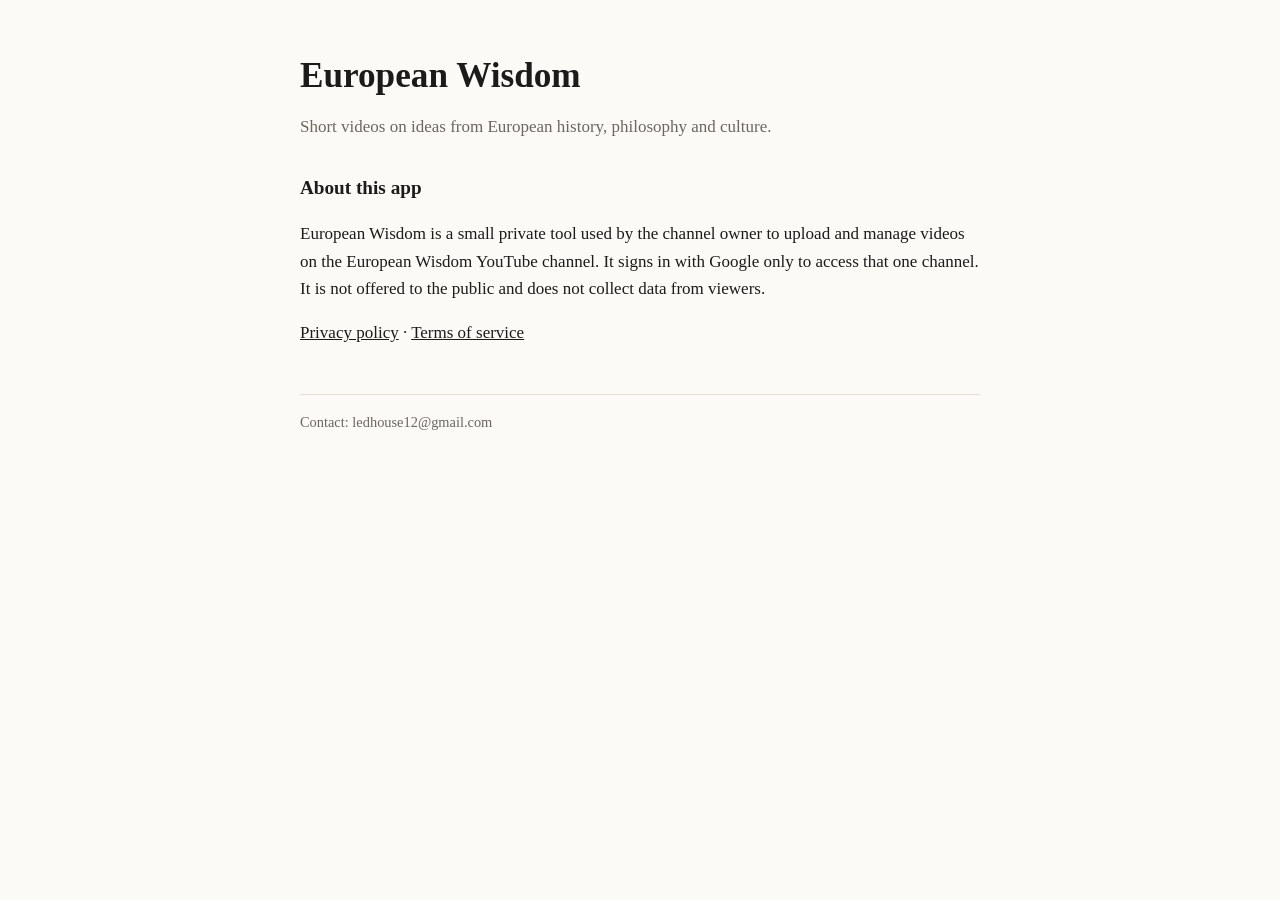
<file: index.html>
<!doctype html><html lang="en"><head><meta charset="utf-8"><meta name="viewport" content="width=device-width,initial-scale=1">
<title>European Wisdom</title><link rel="stylesheet" href="style.css"></head><body><main>
<h1>European Wisdom</h1>
<p class="mute">Short videos on ideas from European history, philosophy and culture.</p>
<h2>About this app</h2>
<p>European Wisdom is a small private tool used by the channel owner to upload and manage videos on the
European Wisdom YouTube channel. It signs in with Google only to access that one channel. It is not offered to the public
and does not collect data from viewers.</p>
<p><a href="privacy.html">Privacy policy</a> · <a href="terms.html">Terms of service</a></p>
<footer>Contact: ledhouse12@gmail.com</footer>
</main></body></html>
</file>
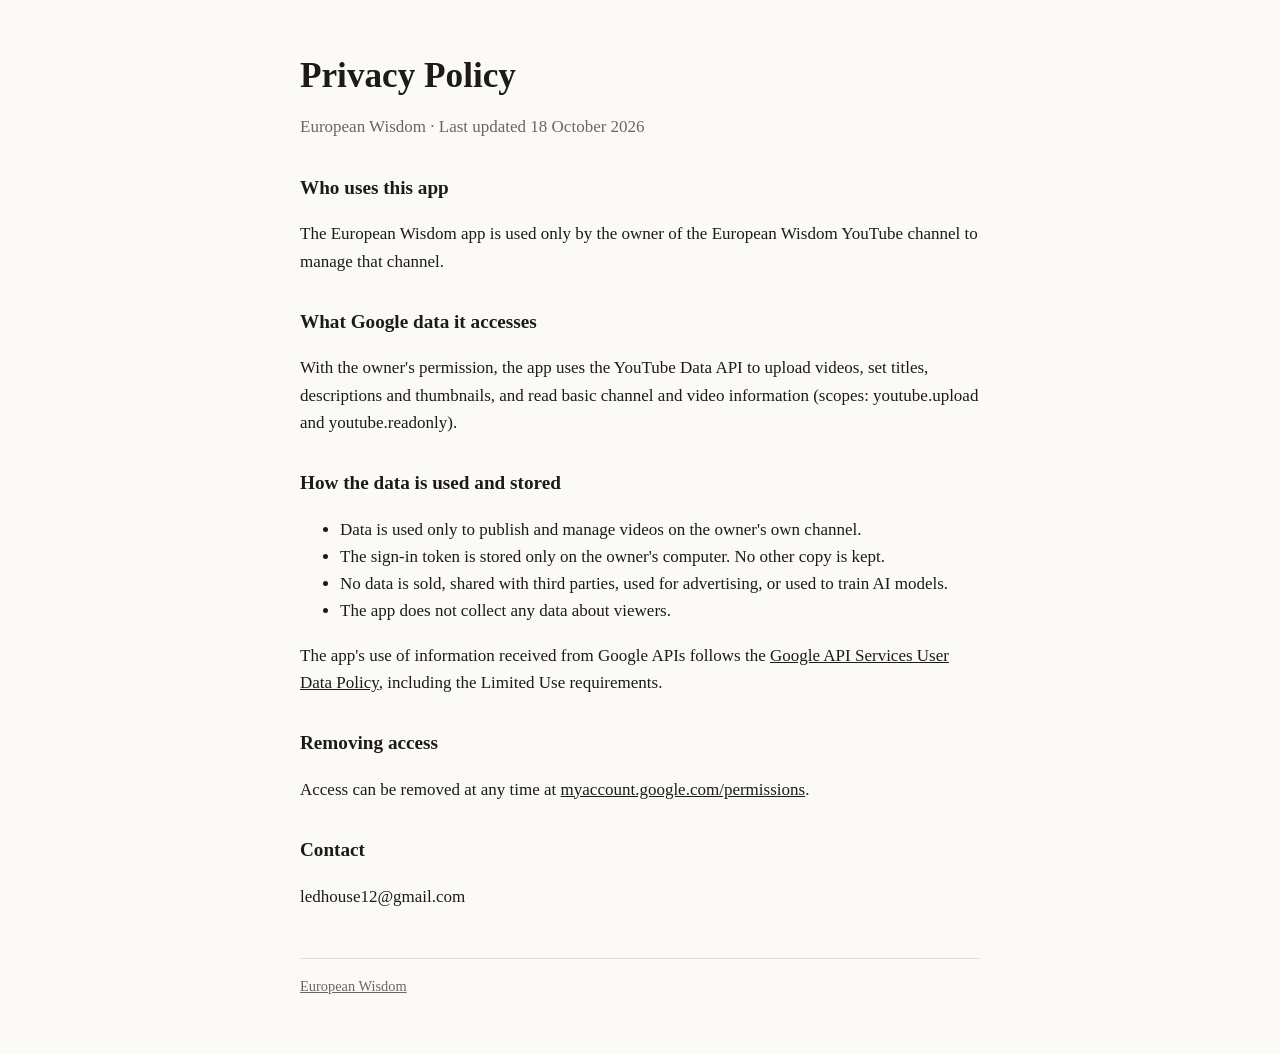
<file: privacy.html>
<!doctype html><html lang="en"><head><meta charset="utf-8"><meta name="viewport" content="width=device-width,initial-scale=1">
<title>Privacy Policy</title><link rel="stylesheet" href="style.css"></head><body><main>
<h1>Privacy Policy</h1>
<p class="mute">European Wisdom · Last updated 18 October 2026</p>
<h2>Who uses this app</h2>
<p>The European Wisdom app is used only by the owner of the European Wisdom YouTube channel to manage that channel.</p>
<h2>What Google data it accesses</h2>
<p>With the owner's permission, the app uses the YouTube Data API to upload videos, set titles, descriptions and
thumbnails, and read basic channel and video information (scopes: youtube.upload and youtube.readonly).</p>
<h2>How the data is used and stored</h2>
<ul>
<li>Data is used only to publish and manage videos on the owner's own channel.</li>
<li>The sign-in token is stored only on the owner's computer. No other copy is kept.</li>
<li>No data is sold, shared with third parties, used for advertising, or used to train AI models.</li>
<li>The app does not collect any data about viewers.</li>
</ul>
<p>The app's use of information received from Google APIs follows the
<a href="https://developers.google.com/terms/api-services-user-data-policy">Google API Services User Data Policy</a>,
including the Limited Use requirements.</p>
<h2>Removing access</h2>
<p>Access can be removed at any time at <a href="https://myaccount.google.com/permissions">myaccount.google.com/permissions</a>.</p>
<h2>Contact</h2>
<p>ledhouse12@gmail.com</p>
<footer><a href="index.html">European Wisdom</a></footer>
</main></body></html>
</file>
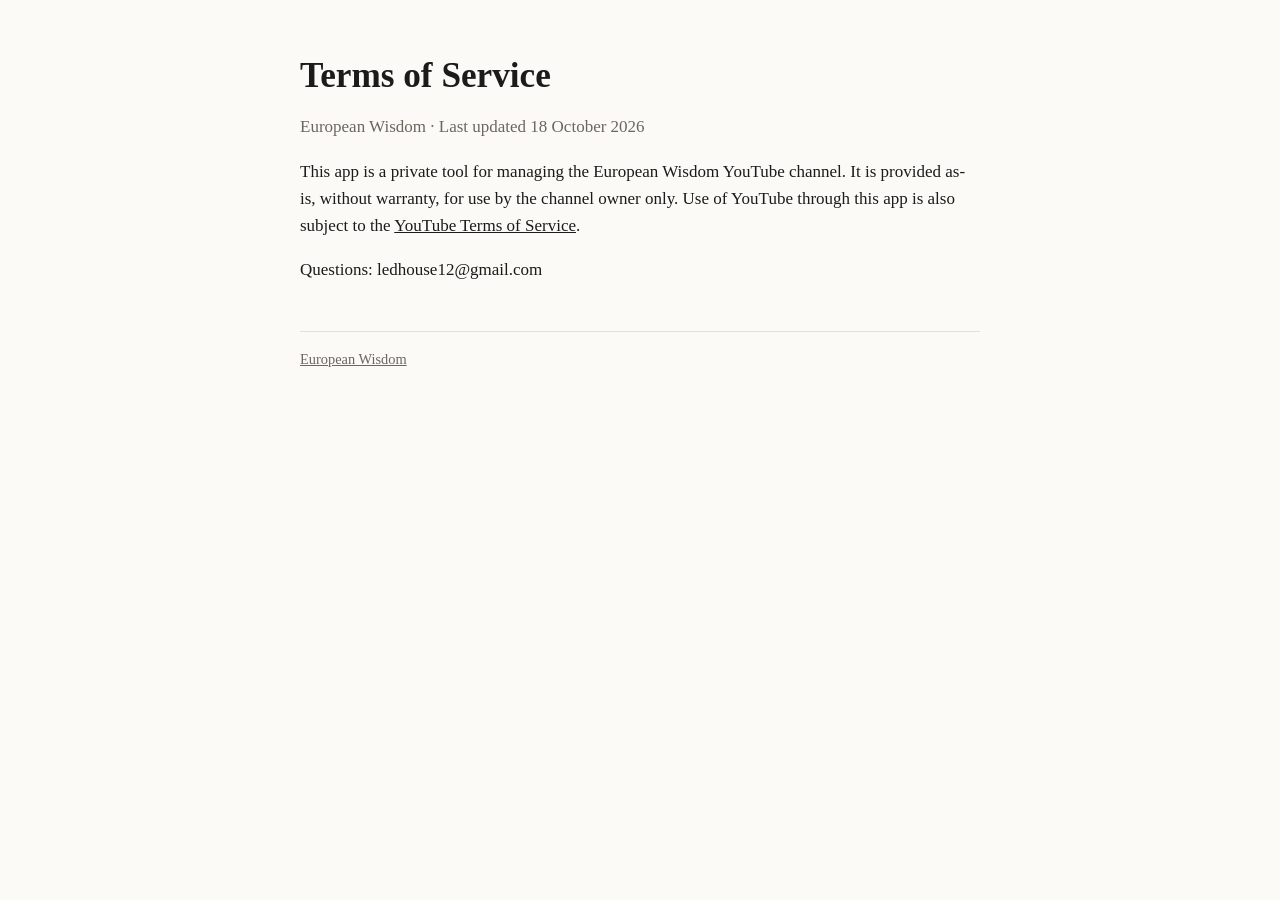
<file: terms.html>
<!doctype html><html lang="en"><head><meta charset="utf-8"><meta name="viewport" content="width=device-width,initial-scale=1">
<title>Terms of Service</title><link rel="stylesheet" href="style.css"></head><body><main>
<h1>Terms of Service</h1>
<p class="mute">European Wisdom · Last updated 18 October 2026</p>
<p>This app is a private tool for managing the European Wisdom YouTube channel. It is provided as-is, without warranty,
for use by the channel owner only. Use of YouTube through this app is also subject to the
<a href="https://www.youtube.com/t/terms">YouTube Terms of Service</a>.</p>
<p>Questions: ledhouse12@gmail.com</p>
<footer><a href="index.html">European Wisdom</a></footer>
</main></body></html>
</file>
<file: style.css>
:root{--bg:#fbfaf7;--ink:#1c1b19;--mute:#6b675f;--line:#e4e0d6}
@media (prefers-color-scheme:dark){:root{--bg:#141412;--ink:#ecebe6;--mute:#a19d93;--line:#2c2b27}}
body{margin:0;background:var(--bg);color:var(--ink);font:17px/1.6 Georgia,"Times New Roman",serif}
main{max-width:680px;margin:0 auto;padding:56px 16px}
h1{font-size:2.2rem;line-height:1.15;margin:0 0 8px}h2{font-size:1.2rem;margin:32px 0 6px}
p,li{color:var(--ink)}.mute{color:var(--mute)}a{color:inherit}
footer{border-top:1px solid var(--line);margin-top:48px;padding-top:16px;font-size:.9rem;color:var(--mute)}
</file>
